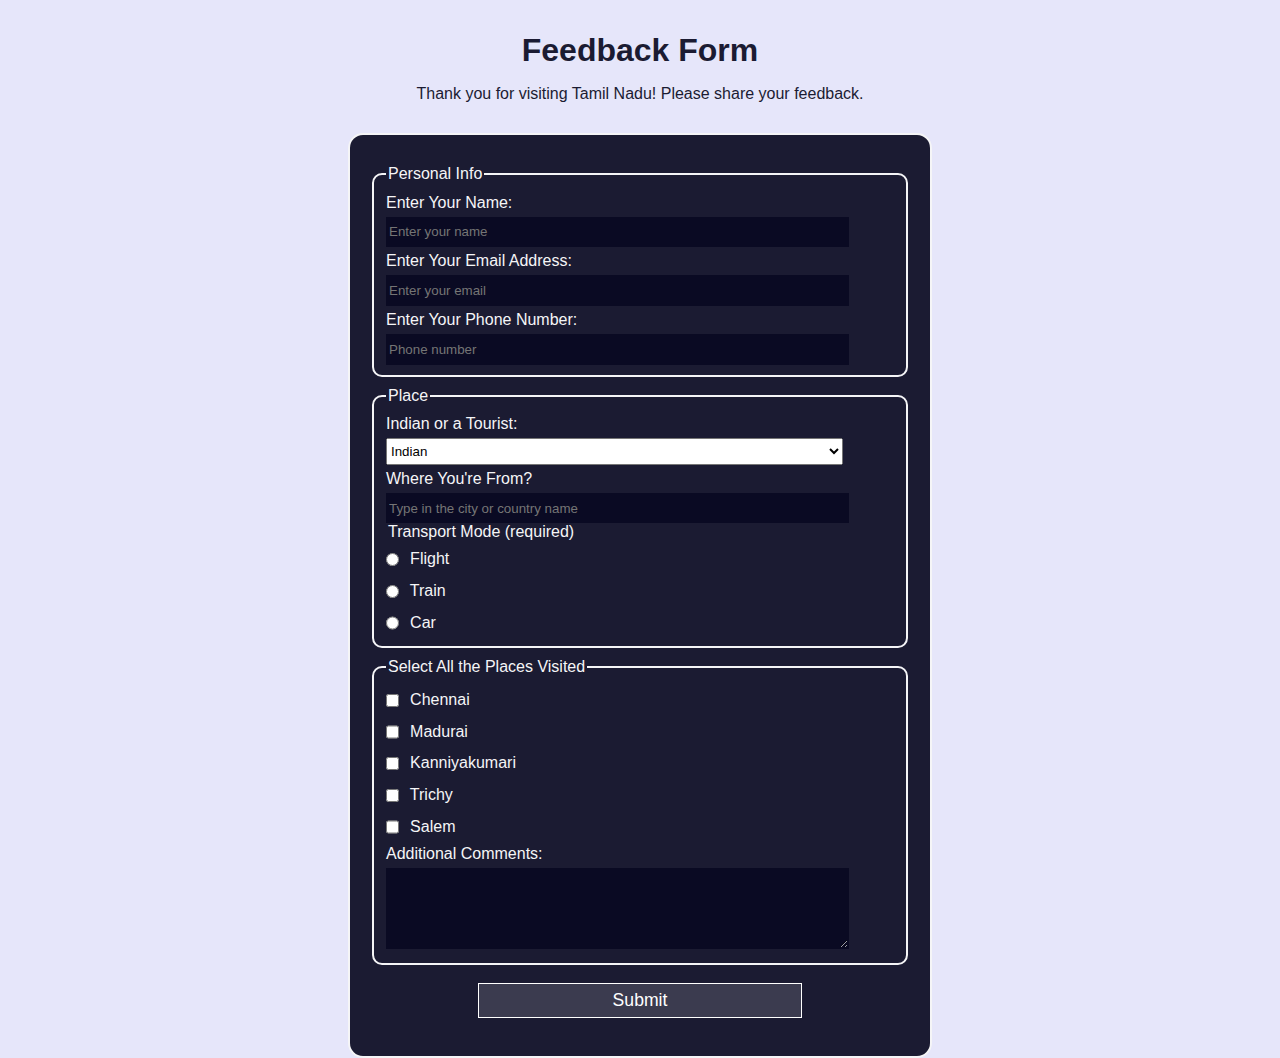
<file: HTML and CSS/Survey Form/index.html>
<!DOCTYPE html>
<html lang="en">
<head>
    <meta charset="UTF-8">
    <meta name="viewport" content="width=device-width, initial-scale=1.0">
    <link rel="stylesheet" href="styles.css">
    <title>Document</title>
</head>
<body>
    <h1 id="title">Feedback Form</h1>
    <p id="description">Thank you for visiting Tamil Nadu! Please share your feedback.</p>
    <form action="" id="survey-form">
        <fieldset>
            <legend>Personal Info</legend>
            <label for="name" id="name-label">Enter Your Name: 
                <input type="text" name="name" id="name" placeholder="Enter your name" required>
            </label>
            <label for="email" id="email-label"> Enter Your Email Address: 
                <input type="email" name="email" id="email" placeholder="Enter your email" required>
            </label>
            <label for="number" id="number-label">Enter Your Phone Number: 
                <input type="number" name="number" id="number" min="0" max="9999999999" pattern="^([+][9][1]|[9][1]|[0]){0,1}([7-9]{1})([0-9]{9})$" placeholder="Phone number">
            </label>
        </fieldset>
        <fieldset>
            <legend>Place</legend>
            <label for="dropdown">Indian or a Tourist: 
                <select name="is-indian" id="dropdown">
                    <option value="Indian">Indian</option>
                    <option value="Non-Indian">Tourist</option>
                </select>
            </label>
            <label for="city-from">Where You're From?
                <input type="text" name="city-from" id="city-from" placeholder="Type in the city or country name">
            </label>
            <legend>Transport Mode (required) </legend>
            <label for="flight">
                <input type="radio" class="inline" name="transport-mode" id="flight" value="Flight"> Flight
            </label>
            <label for="train">
                <input type="radio" class="inline" name="transport-mode" id="train" value="Train">
                Train
            </label>
            <label for="car">
                <input type="radio" class="inline" name="transport-mode" id="car" value="Car">
                Car
            </label>
        </fieldset>
        <fieldset>
            <legend>
              Select All the Places Visited
            </legend>
            <label for="chennai"> 
                <input type="checkbox" class="inline" name="places-visited" id="chennai" value="Chennai"> Chennai
            </label>
            <label for="madurai"> 
                <input type="checkbox" class="inline" name="places-visited" id="madurai" value="Madurai"> Madurai
            </label>
            <label for="kanniyakumari"> 
                <input type="checkbox" class="inline" name="places-visited" id="kanniyakumari" value="Kanniyakumari"> Kanniyakumari
            </label>
            <label for="trichy"> 
                <input type="checkbox" class="inline" name="places-visited" id="trichy" value="Trichy"> Trichy
            </label>
            <label for="salem"> 
                <input type="checkbox" class="inline" name="places-visited" id="salem" value="Salem"> Salem
            </label>
            <label for="comments">Additional Comments:
                <textarea name="comments" id="comments" cols="30" rows="5"></textarea>
            </label>
        </fieldset>
        <input type="submit" id="submit">
    </form>
</body>
</html>
</file>
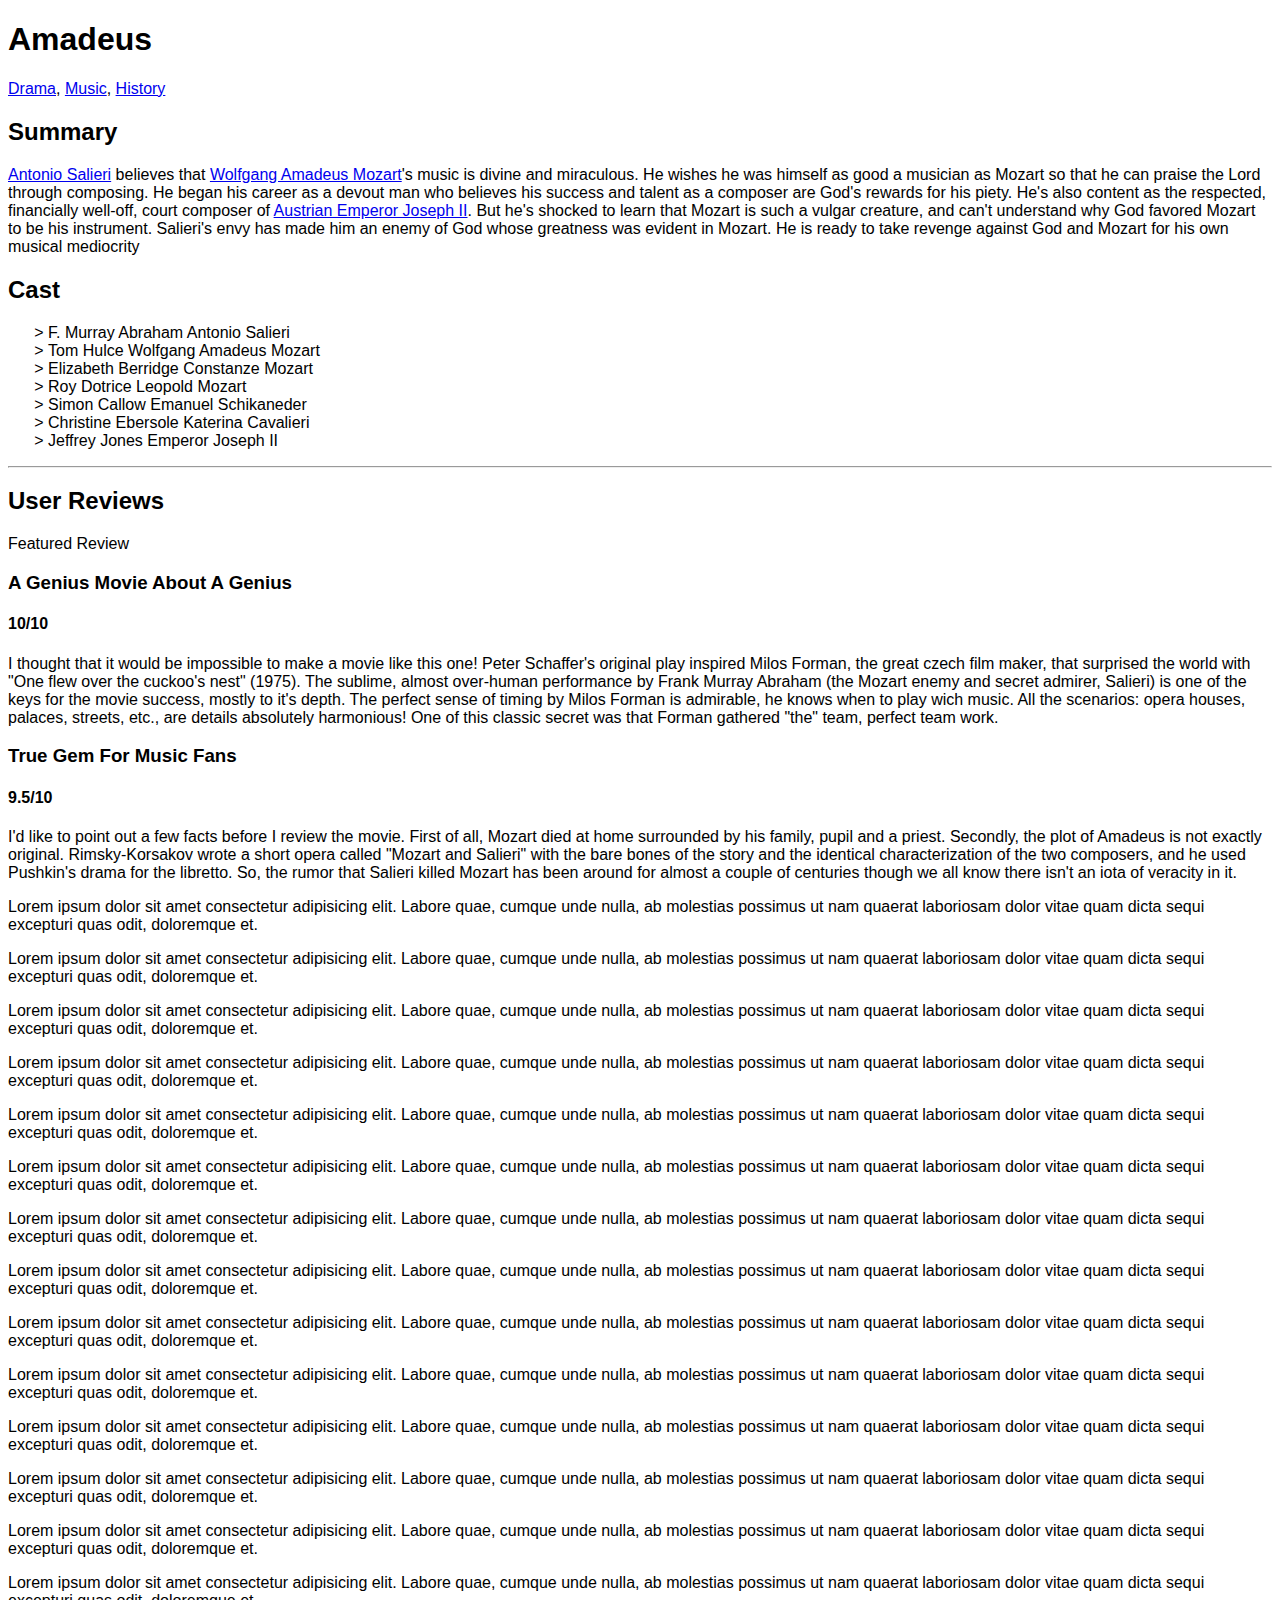
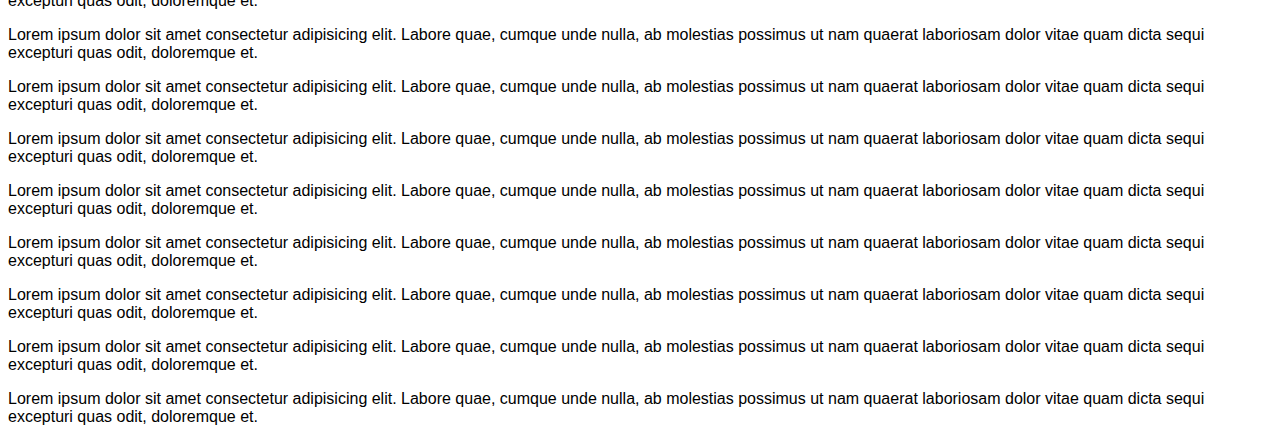
<file: HTML and CSS/untitled folder/index.html>
<!DOCTYPE html>
<html lang="en">

<head>
  <meta charset="UTF-8" />
  <meta http-equiv="X-UA-Compatible" content="IE=edge" />
  <meta name="viewport" content="width=device-width, initial-scale=1.0" />
  <link rel="stylesheet" href="app.css">
  <title>CSS Basics</title>
</head>

<body>
  <h1>Amadeus</h1>
  <div>
    <a href="/drama">Drama</a>, <a href="/music">Music</a>,
    <a href="/history">History</a>
  </div>
  <h2>Summary</h2>
  <p>
    <a href="https://en.wikipedia.org/wiki/Antonio_Salieri">Antonio Salieri</a>
    believes that
    <a href="https://en.wikipedia.org/wiki/Wolfgang_Amadeus_Mozart">Wolfgang Amadeus Mozart</a>'s music is divine and
    miraculous. He wishes he was himself as good a
    musician as Mozart so that he can praise the Lord through composing. He
    began his career as a devout man who believes his success and talent as a
    composer are God's rewards for his piety. He's also content as the
    respected, financially well-off, court composer of
    <a href="https://en.wikipedia.org/wiki/Joseph_II,_Holy_Roman_Emperor">Austrian Emperor Joseph II</a>. But he's
    shocked to learn that Mozart is such a vulgar creature, and
    can't understand why God favored Mozart to be his instrument. Salieri's
    envy has made him an enemy of God whose greatness was evident in Mozart.
    He is ready to take revenge against God and Mozart for his own musical
    mediocrity
  </p>
  <h2>Cast</h2>
  <ul class="cast">
    <li>F. Murray Abraham <span>Antonio Salieri</span></li>
    <li>Tom Hulce <span>Wolfgang Amadeus Mozart</span></li>
    <li>Elizabeth Berridge <span>Constanze Mozart</span></li>
    <li>Roy Dotrice <span>Leopold Mozart</span></li>
    <li>Simon Callow <span>Emanuel Schikaneder</span></li>
    <li>Christine Ebersole <span>Katerina Cavalieri</span></li>
    <li>Jeffrey Jones <span>Emperor Joseph II</span></li>
  </ul>
  <hr />
  <h2>User Reviews</h2>
  <div>
    <span>Featured Review</span>
    <h3>A Genius Movie About A Genius</h3>
    <h4>10/10</h4>
    <p>
      I thought that it would be impossible to make a movie like this one!
      Peter Schaffer's original play inspired Milos Forman, the great czech
      film maker, that surprised the world with "One flew over the cuckoo's
      nest" (1975). The sublime, almost over-human performance by Frank Murray
      Abraham (the Mozart enemy and secret admirer, Salieri) is one of the
      keys for the movie success, mostly to it's depth. The perfect sense of
      timing by Milos Forman is admirable, he knows when to play wich music.
      All the scenarios: opera houses, palaces, streets, etc., are details
      absolutely harmonious! One of this classic secret was that Forman
      gathered "the" team, perfect team work.
    </p>
  </div>
  <div>
    <h3>True Gem For Music Fans</h3>
    <h4>9.5/10</h4>
    <p>
      I'd like to point out a few facts before I review the movie. First of
      all, Mozart died at home surrounded by his family, pupil and a priest.
      Secondly, the plot of Amadeus is not exactly original. Rimsky-Korsakov
      wrote a short opera called "Mozart and Salieri" with the bare bones of
      the story and the identical characterization of the two composers, and
      he used Pushkin's drama for the libretto. So, the rumor that Salieri
      killed Mozart has been around for almost a couple of centuries though we
      all know there isn't an iota of veracity in it.
    </p>
    <p>Lorem ipsum dolor sit amet consectetur adipisicing elit. Labore quae, cumque unde nulla, ab molestias possimus ut
      nam quaerat laboriosam dolor vitae quam dicta sequi excepturi quas odit, doloremque et.</p>
    <p>Lorem ipsum dolor sit amet consectetur adipisicing elit. Labore quae, cumque unde nulla, ab molestias possimus ut
      nam quaerat laboriosam dolor vitae quam dicta sequi excepturi quas odit, doloremque et.</p>
    <p>Lorem ipsum dolor sit amet consectetur adipisicing elit. Labore quae, cumque unde nulla, ab molestias possimus ut
      nam quaerat laboriosam dolor vitae quam dicta sequi excepturi quas odit, doloremque et.</p>
    <p>Lorem ipsum dolor sit amet consectetur adipisicing elit. Labore quae, cumque unde nulla, ab molestias possimus ut
      nam quaerat laboriosam dolor vitae quam dicta sequi excepturi quas odit, doloremque et.</p>
    <p>Lorem ipsum dolor sit amet consectetur adipisicing elit. Labore quae, cumque unde nulla, ab molestias possimus ut
      nam quaerat laboriosam dolor vitae quam dicta sequi excepturi quas odit, doloremque et.</p>
    <p>Lorem ipsum dolor sit amet consectetur adipisicing elit. Labore quae, cumque unde nulla, ab molestias possimus ut
      nam quaerat laboriosam dolor vitae quam dicta sequi excepturi quas odit, doloremque et.</p>
    <p>Lorem ipsum dolor sit amet consectetur adipisicing elit. Labore quae, cumque unde nulla, ab molestias possimus ut
      nam quaerat laboriosam dolor vitae quam dicta sequi excepturi quas odit, doloremque et.</p>
    <p>Lorem ipsum dolor sit amet consectetur adipisicing elit. Labore quae, cumque unde nulla, ab molestias possimus ut
      nam quaerat laboriosam dolor vitae quam dicta sequi excepturi quas odit, doloremque et.</p>
    <p>Lorem ipsum dolor sit amet consectetur adipisicing elit. Labore quae, cumque unde nulla, ab molestias possimus ut
      nam quaerat laboriosam dolor vitae quam dicta sequi excepturi quas odit, doloremque et.</p>
    <p>Lorem ipsum dolor sit amet consectetur adipisicing elit. Labore quae, cumque unde nulla, ab molestias possimus ut
      nam quaerat laboriosam dolor vitae quam dicta sequi excepturi quas odit, doloremque et.</p>
    <p>Lorem ipsum dolor sit amet consectetur adipisicing elit. Labore quae, cumque unde nulla, ab molestias possimus ut
      nam quaerat laboriosam dolor vitae quam dicta sequi excepturi quas odit, doloremque et.</p>
    <p>Lorem ipsum dolor sit amet consectetur adipisicing elit. Labore quae, cumque unde nulla, ab molestias possimus ut
      nam quaerat laboriosam dolor vitae quam dicta sequi excepturi quas odit, doloremque et.</p>
    <p>Lorem ipsum dolor sit amet consectetur adipisicing elit. Labore quae, cumque unde nulla, ab molestias possimus ut
      nam quaerat laboriosam dolor vitae quam dicta sequi excepturi quas odit, doloremque et.</p>
    <p>Lorem ipsum dolor sit amet consectetur adipisicing elit. Labore quae, cumque unde nulla, ab molestias possimus ut
      nam quaerat laboriosam dolor vitae quam dicta sequi excepturi quas odit, doloremque et.</p>
    <p>Lorem ipsum dolor sit amet consectetur adipisicing elit. Labore quae, cumque unde nulla, ab molestias possimus ut
      nam quaerat laboriosam dolor vitae quam dicta sequi excepturi quas odit, doloremque et.</p>
    <p>Lorem ipsum dolor sit amet consectetur adipisicing elit. Labore quae, cumque unde nulla, ab molestias possimus ut
      nam quaerat laboriosam dolor vitae quam dicta sequi excepturi quas odit, doloremque et.</p>
    <p>Lorem ipsum dolor sit amet consectetur adipisicing elit. Labore quae, cumque unde nulla, ab molestias possimus ut
      nam quaerat laboriosam dolor vitae quam dicta sequi excepturi quas odit, doloremque et.</p>
    <p>Lorem ipsum dolor sit amet consectetur adipisicing elit. Labore quae, cumque unde nulla, ab molestias possimus ut
      nam quaerat laboriosam dolor vitae quam dicta sequi excepturi quas odit, doloremque et.</p>
    <p>Lorem ipsum dolor sit amet consectetur adipisicing elit. Labore quae, cumque unde nulla, ab molestias possimus ut
      nam quaerat laboriosam dolor vitae quam dicta sequi excepturi quas odit, doloremque et.</p>
    <p>Lorem ipsum dolor sit amet consectetur adipisicing elit. Labore quae, cumque unde nulla, ab molestias possimus ut
      nam quaerat laboriosam dolor vitae quam dicta sequi excepturi quas odit, doloremque et.</p>
    <p>Lorem ipsum dolor sit amet consectetur adipisicing elit. Labore quae, cumque unde nulla, ab molestias possimus ut
      nam quaerat laboriosam dolor vitae quam dicta sequi excepturi quas odit, doloremque et.</p>
    <p>Lorem ipsum dolor sit amet consectetur adipisicing elit. Labore quae, cumque unde nulla, ab molestias possimus ut
      nam quaerat laboriosam dolor vitae quam dicta sequi excepturi quas odit, doloremque et.</p>
  </div>
</body>

</html>
</file>
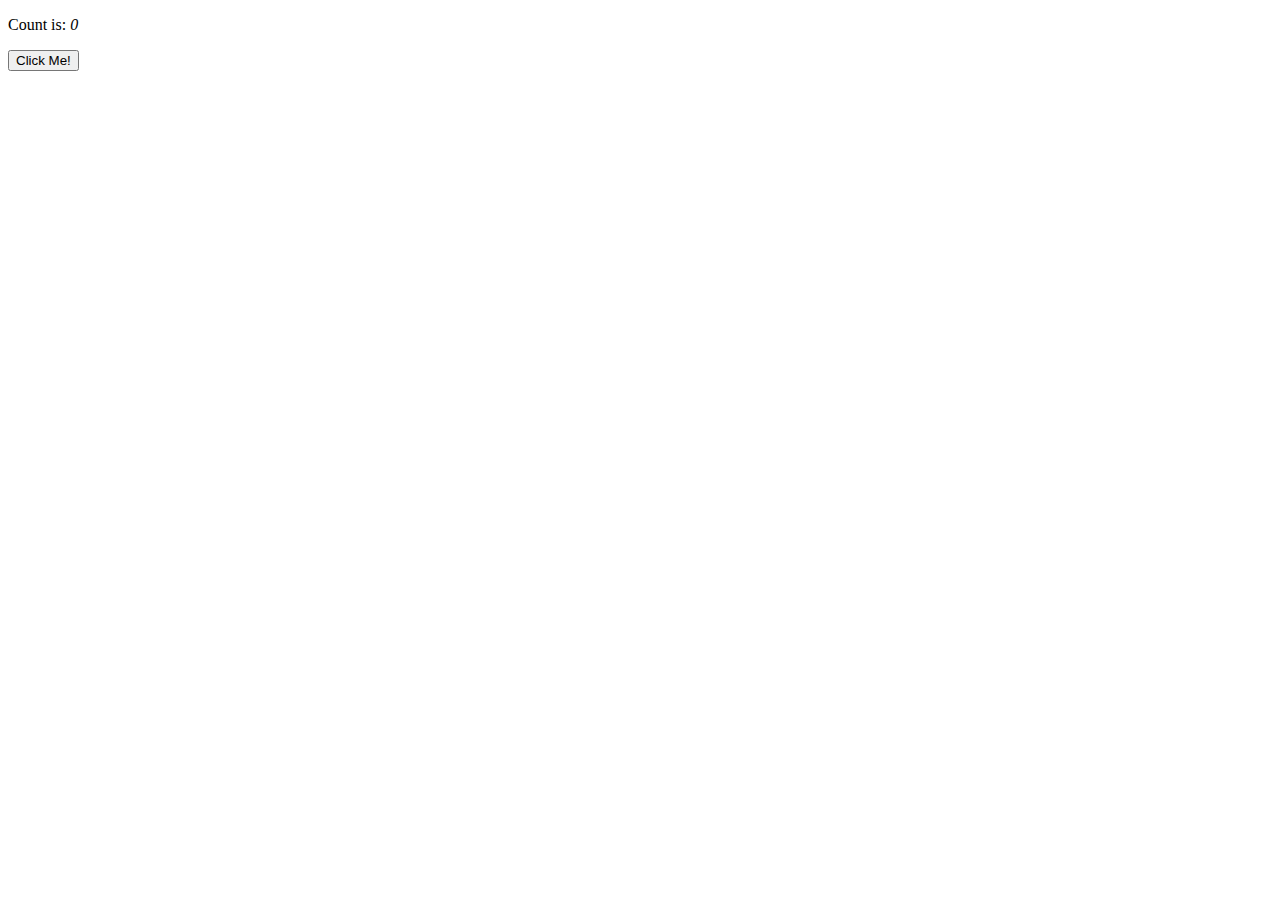
<file: Pythonic Adventure/js and react/index.html>
<!DOCTYPE html>
<html lang="en">
<head>
    <meta charset="UTF-8">
    <meta name="viewport" content="width=device-width, initial-scale=1.0">
    <title>Document</title>
</head>
<body>
    <p>Count is: <em id="count">0</em></p>
    <button onclick=setCounter()>Click Me!</button>
    <script src="app.js"></script>
</body>
</html>
</file>
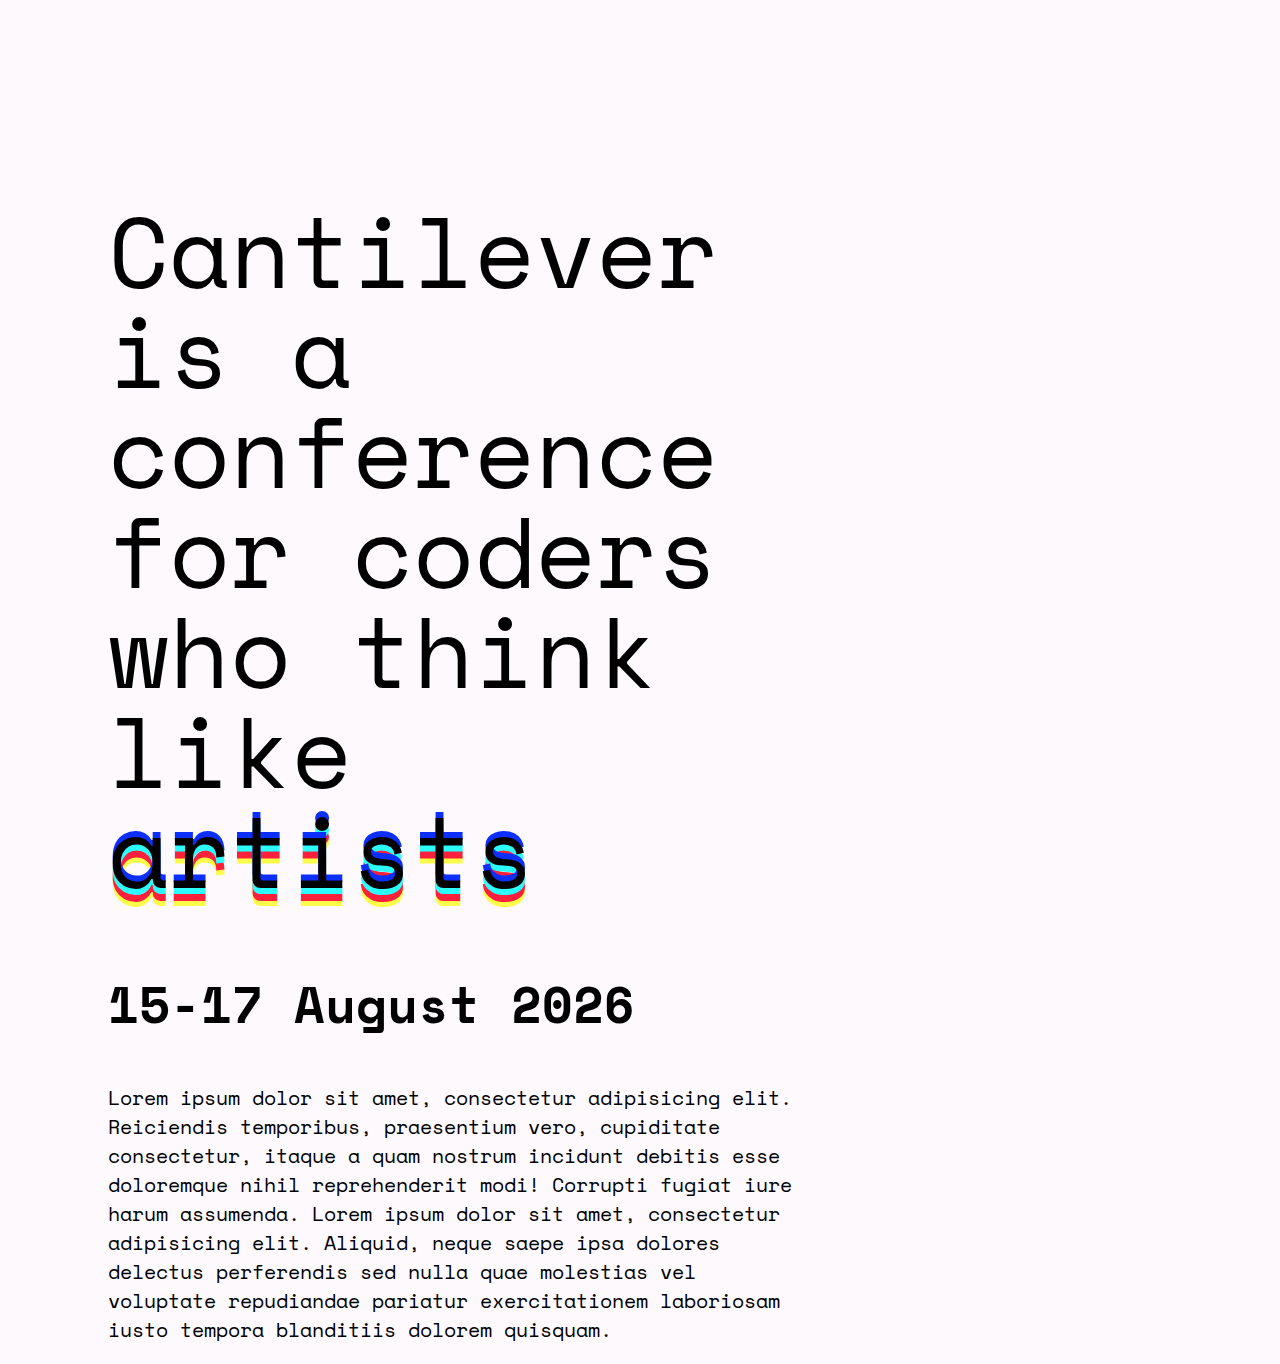
<file: HTML and CSS/untitled folder/Cantilever/index.html>
<!DOCTYPE html>
<html lang="en">
<head>
    <meta charset="UTF-8">
    <meta name="viewport" content="width=device-width, initial-scale=1.0">
    <link rel="stylesheet" href="app.css">
    <title>Cantilever</title>
</head>
<body>
    <div>
        <h1>Cantilever is a conference for coders who think like <span>artists</span></h1>
        <h2>15-17 August 2026</h2>
        <p>Lorem ipsum dolor sit amet, consectetur adipisicing elit. Reiciendis temporibus, praesentium vero, cupiditate consectetur, itaque a quam nostrum incidunt debitis esse doloremque nihil reprehenderit modi! Corrupti fugiat iure harum assumenda. Lorem ipsum dolor sit amet, consectetur adipisicing elit. Aliquid, neque saepe ipsa dolores delectus perferendis sed nulla quae molestias vel voluptate repudiandae pariatur exercitationem laboriosam iusto tempora blanditiis dolorem quisquam.</p>
    </div>
</body>
</html>
</file>
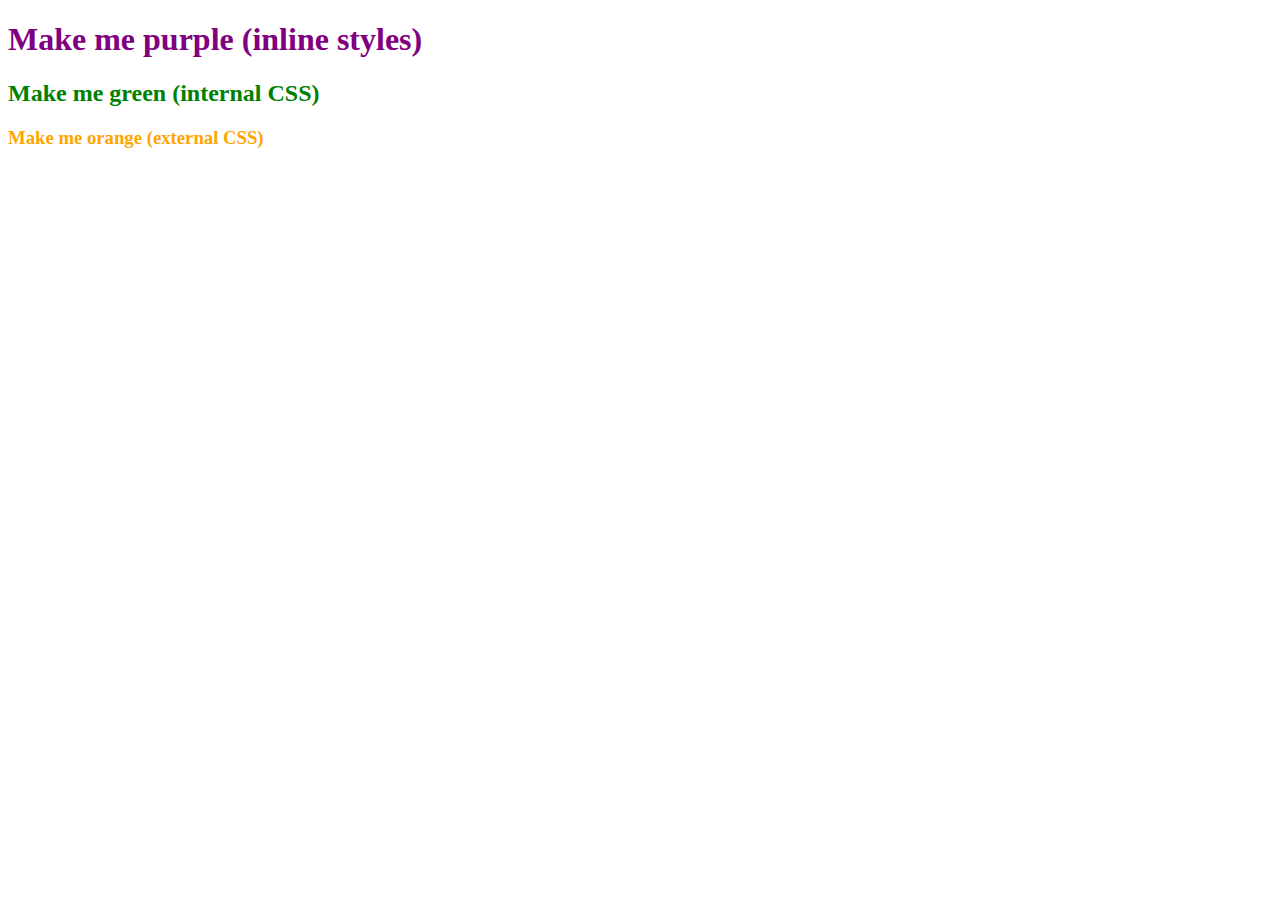
<file: HTML and CSS/untitled folder/CSS Basics Exercise/index.html>
<!DOCTYPE html>
<html lang="en">
<head>
    <meta charset="UTF-8">
    <meta name="viewport" content="width=device-width, initial-scale=1.0">
    <link rel="stylesheet" href="styles.css">
    <title>Basics Exercise</title>
    <style>
        h2 {
            color: green;
        }
    </style>
</head>
<body>
    <h1 style="color:purple">Make me purple (inline styles)</h1>
    <h2>Make me green (internal CSS)</h2>
    <h3>Make me orange (external CSS)</h3>
</body>
</html>
</file>
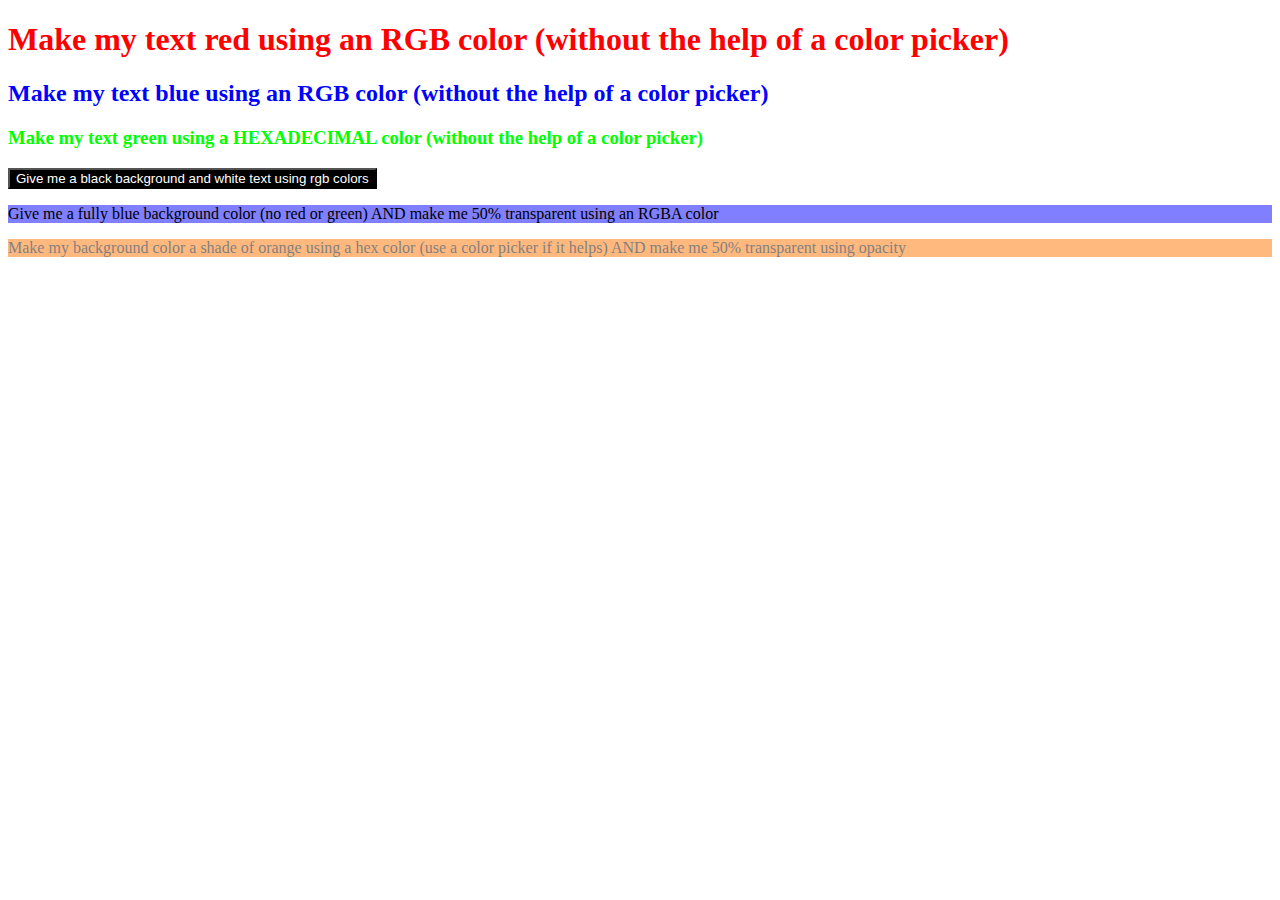
<file: HTML and CSS/untitled folder/CSS Colors Exercise/index.html>
<!DOCTYPE html>
<html lang="en">
<head>
    <meta charset="UTF-8">
    <meta name="viewport" content="width=device-width, initial-scale=1.0">
    <link rel="stylesheet" href="styles.css">
    <title>CSS Colors Exercise</title>
</head>
<body>
    <h1>Make my text red using an RGB color (without the help of a color picker)</h1>
    <h2>Make my text blue using an RGB color (without the help of a color picker)</h2>
    <h3>Make my text green using a HEXADECIMAL color (without the help of a color picker)</h3>

    <button>Give me a black background and white text using rgb colors</button>

    <p>Give me a fully blue background color (no red or green) AND make me 50% transparent using an RGBA color</p>

    <div>Make my background color a shade of orange using a hex color (use a color picker if it helps) AND make me 50% transparent using opacity</div>


</body>
</html>
</file>
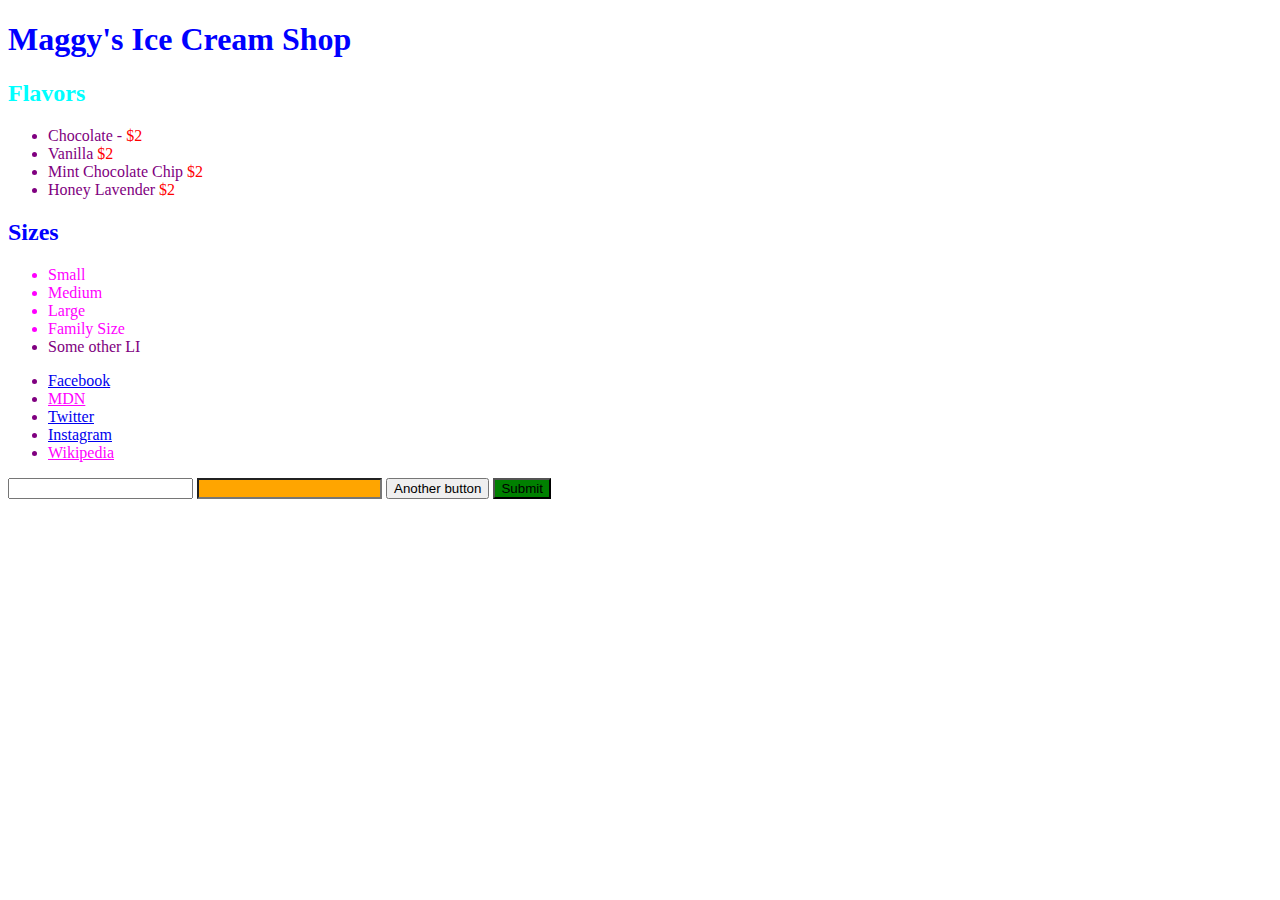
<file: HTML and CSS/untitled folder/CSS Selectors Exercise/index.html>
<!DOCTYPE html>
<html lang="en">
<head>
    <meta charset="UTF-8">
    <meta name="viewport" content="width=device-width, initial-scale=1.0">
    <link rel="stylesheet" href="app.css">
    <title>CSS Selectors</title>
</head>
<body>
    <h1 class="bright">Maggy's Ice Cream Shop</h1>

    <h2 class="bright">Flavors</h2>

    <ul id="flavors">
  <li>Chocolate - <span>$2</span></li>
  <li>Vanilla <span>$2</span></li>
  <li>Mint Chocolate Chip <span>$2</span></li>
  <li>Honey Lavender <span>$2</span></li>
    </ul>

    <h2>Sizes</h2>

    <ul>
  <li class="size">Small</li>
  <li class="size">Medium</li>
  <li class="size">Large</li>
  <li class="size">Family Size</li>
  <li>Some other LI </li>
    </ul>

    <ul class="socials">
  <li><a href="http://www.facebook.com">Facebook</a>
  <li><a href="http://developer.mozilla.org">MDN</a></li>
  <li><a href="http://www.twitter.com">Twitter</a></li>
  <li><a href="http://www.instagram.com">Instagram</a></li>
  <li><a href="http://www.wikipedia.org">Wikipedia</a></li>
    </ul>

    <form action="">
  <input type="text">
  <input type="email">
  <button>Another button</button>
  <button id="submit">Submit</button>
    </form>
    
</body>
</html>
</file>
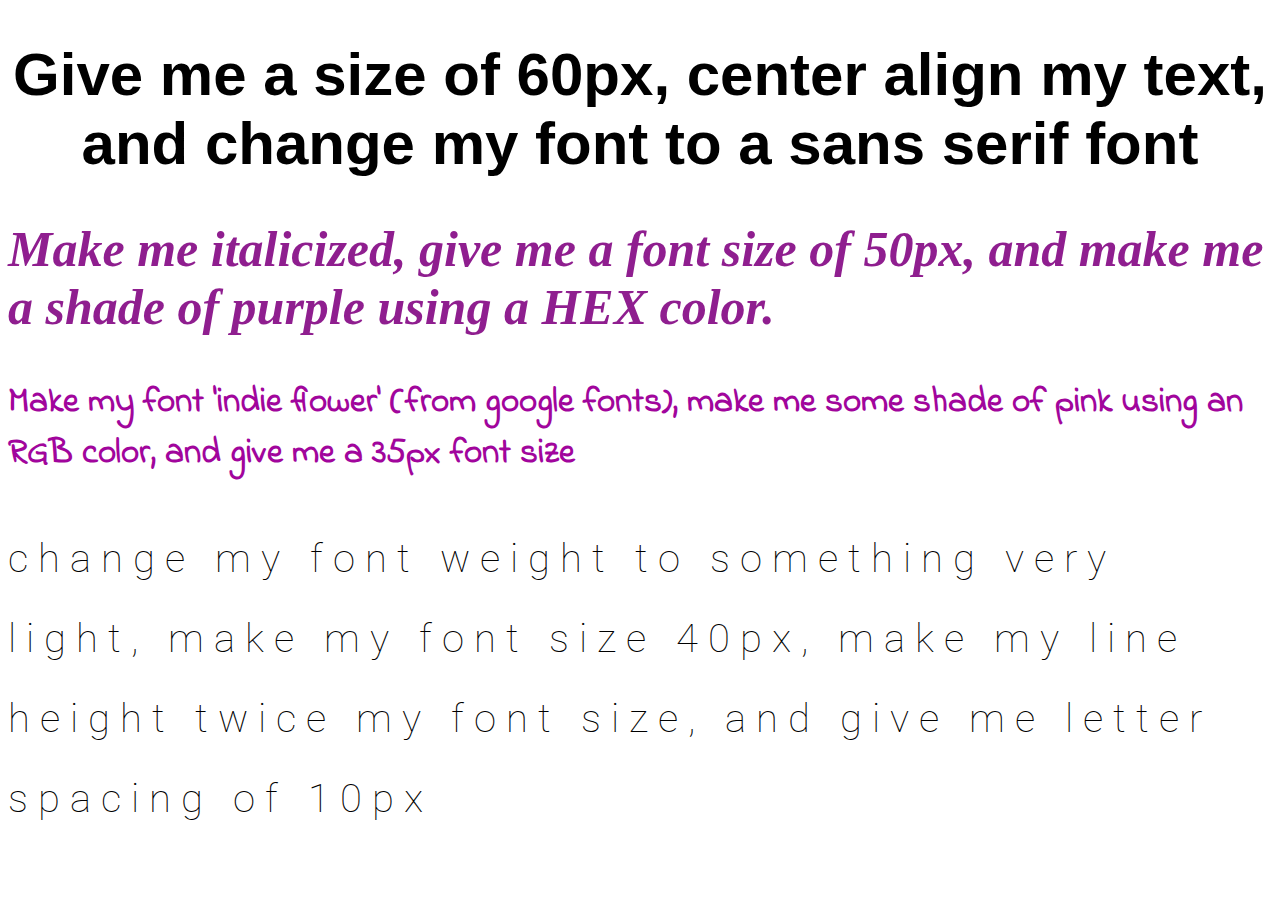
<file: HTML and CSS/untitled folder/CSS Styling Exercise/index.html>
<!DOCTYPE html>
<html lang="en">
<head>
    <meta charset="UTF-8">
    <meta name="viewport" content="width=device-width, initial-scale=1.0">
    <link rel="stylesheet" href="app.css">
    <title>Document</title>
</head>
<body>
    <h1>Give me a size of 60px, center align my text, and change my font to a sans serif font </h1>

    <h2>
    Make me italicized, give me a font size of 50px, and make me a shade of purple using a HEX color.
    </h2>

    <h3>Make my font 'indie flower' (from google fonts), make me some shade of pink using an RGB color, and give me a 35px font size</h3>

    <p>change my font weight to something very light, make my font size 40px, make my line height twice my font size, and give me letter spacing of 10px</p>

</body>
</html>
</file>
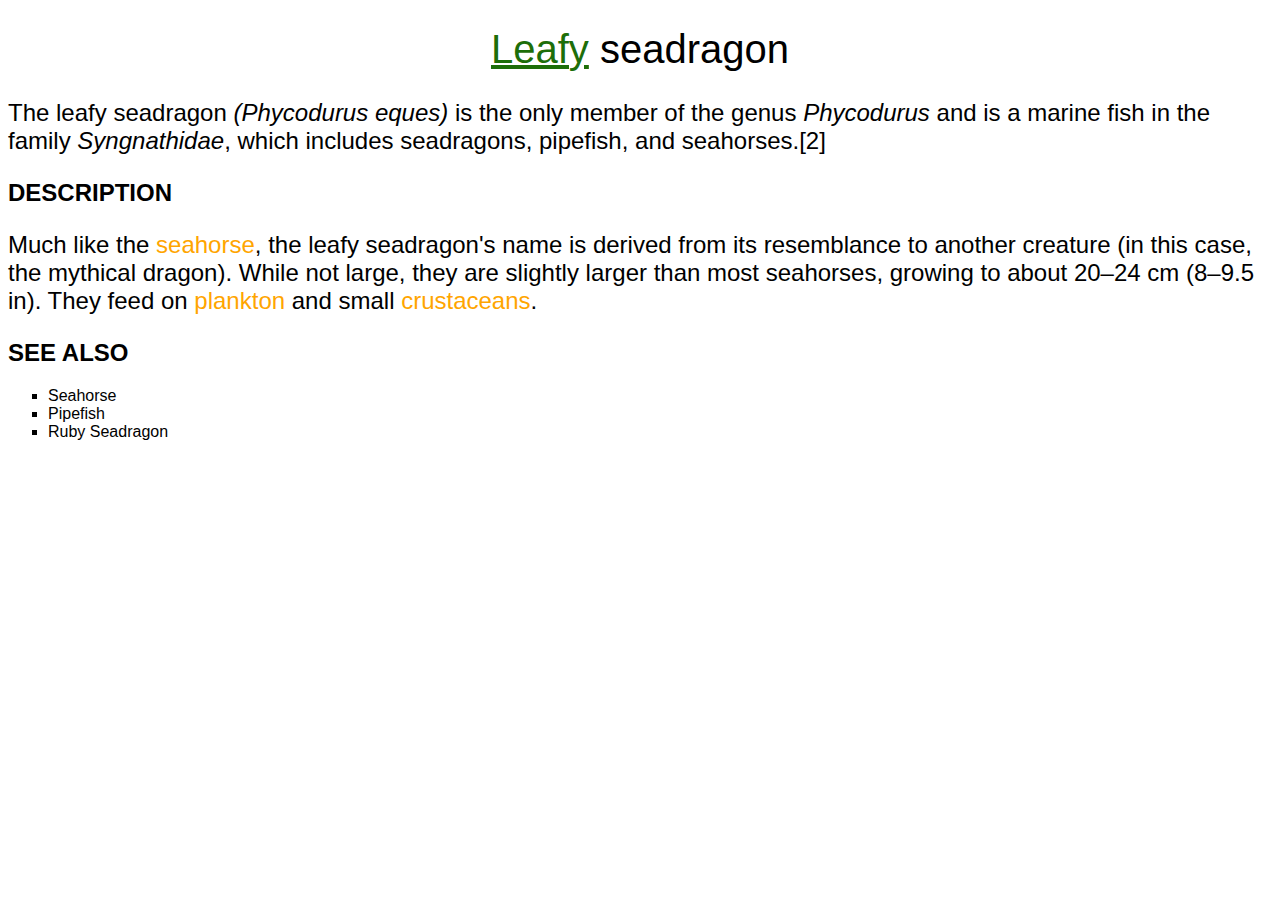
<file: HTML and CSS/untitled folder/CSS Text Exercise/index.html>
<!DOCTYPE html>
<html lang="en">
<head>
    <meta charset="UTF-8">
    <meta name="viewport" content="width=device-width, initial-scale=1.0">
    <link rel="stylesheet" href="app.css">
    <title>CSS Text Exercise</title>
</head>
<body>
    <h1><span id="leafy">Leafy</span> seadragon</h1>

    <p>The leafy seadragon <span class="latin">(Phycodurus eques)</span> is the only member of the genus <span class="latin">Phycodurus</span> and is a marine fish in the family <span class="latin">Syngnathidae</span>, which includes seadragons, pipefish, and seahorses.[2]</p>

    <h2>Description</h2>
    <p>Much like the <a href="https://en.wikipedia.org/wiki/Seahorse">seahorse</a>, the leafy seadragon's name is derived from its resemblance to another creature (in this case, the mythical dragon). While not large, they are slightly larger than most seahorses, growing to about 20–24 cm (8–9.5 in). They feed on <a href="https://en.wikipedia.org/wiki/Plankton">plankton</a> and small <a href="https://en.wikipedia.org/wiki/Crustacean">crustaceans</a>.</p>

    <h2>See Also</h2>
    <ul>
        <li>Seahorse</li>
        <li>Pipefish</li>
        <li>Ruby Seadragon</li>
  
    </ul>
</body>
</html>
</file>
<file: HTML and CSS/Survey Form/styles.css>
body {
    width: 100%;
    height: 100vh;
    margin: 0;
    font-family: sans-serif;
    background-color: lavender;
    color: #f5f5f7;
}

h1, p {
    margin: 1em auto;
    text-align: center;
    color: #1b1b32;
}

h1 {
    margin-bottom: 10px;
}

p {
    margin-bottom: 30px;
}

form {
    width: 60vh;
    max-width: 600px;
    min-width: 300px;
    margin: 0 auto;
    background-color: #1b1b32;
    padding: 20px;
    border: 2px solid;
    border-radius: 15px;
}

label {
    display: block;
    margin-top: 5px;
}

input, textarea, select {
    margin: 5px 0 0 0;
    width: 90%;
    min-height: 2em;
}

.inline {
    width: unset;
    margin: 0 0.5em 0 0;
    vertical-align: middle;
    display: inline;
}

fieldset {
    margin-top: 10px;
    border: 2px solid;
    border-radius: 10px;
}

input, textarea {
    background-color: #0a0a23;
    border: 1px solid #0a0a23;
    color: #ffffff;
  }

  input[type="submit"] {
    display: block;
    width: 60%;
    margin: 1em auto;
    height: 2em;
    font-size: 1.1rem;
    background-color: #3b3b4f;
    border-color: white;
    min-width: 300px;
  }
</file>
<file: HTML and CSS/untitled folder/app.css>
body {
    font-family: sans-serif;
}

.cast {
    list-style-type: "> ";
}
</file>
<file: HTML and CSS/untitled folder/Cantilever/app.css>
@import url('https://fonts.googleapis.com/css2?family=Space+Mono:ital,wght@0,400;0,700;1,400;1,700&display=swap');

body {
    font-family: "Space Mono", monospace;
    background-color: #fdf9fd;
}

h1 {
    font-size: 100px;
    line-height: 1;
    font-weight: 400;
}

h2 {
    font-size: 50px;
}

p {
    font-size: 20px;
}

div {
    width: 55%;
    margin-left: 100px;
    margin-top: 200px;
}

span {
    text-shadow: 0 -6.35px #0c2ffb, 0 6.35px #2cfcfd, 0 12.70px #fb203b, 0 18px #fefc4b;
}
</file>
<file: HTML and CSS/untitled folder/CSS Basics Exercise/styles.css>
h3 {
    color: orange;
}
/*  */
</file>
<file: HTML and CSS/untitled folder/CSS Colors Exercise/styles.css>
h1 {
    color: rgb(255, 0, 0);
}

h2 {
    color: rgb(0, 0, 255);
}

h3 {
    color: #00FF00;
}

button {
    background-color: rgb(0, 0, 0);
    color: rgb(255, 255, 255);
}

p {
    background-color: rgba(0, 0, 255, 0.5);
}

div {
    background-color: #ff7300;
    opacity: 0.5;
}
</file>
<file: HTML and CSS/untitled folder/CSS Selectors Exercise/app.css>
/* Make all li elements purple */

li {
    color: purple;
}

/* Make all h1s and h2s blue (with one rule) */

h1, h2 {
    color: blue;
}

/* Give the element with the id of 'submit' a green background color */

#submit {
    background-color: green;
}

/* Make the spans inside the element with the id of 'flavors' red*/

#flavors span {
    color: red;
}

/* Give the elements with the class 'size' a text color of magenta*/

.size {
    color: magenta;
}

/*  Select the email input (and ONLY the email input) and give it an orange background color*/

input[type="email"] {
    background-color: orange;
}

/* Select all links that have an href ending in '.org' and make them magenta*/

a[href$=".org"] {
    color: magenta;
}

/* Select the h2 with the class of 'bright' (be careful, other elements have the same class!) and give it a color of cyan */

h2.bright {
    color: cyan;
}
</file>
<file: HTML and CSS/untitled folder/CSS Styling Exercise/app.css>
@import url('https://fonts.googleapis.com/css2?family=Indie+Flower&display=swap');
@import url('https://fonts.googleapis.com/css2?family=Indie+Flower&family=Roboto:ital,wght@0,100;0,300;0,400;0,500;0,700;0,900;1,100;1,300;1,400;1,500;1,700;1,900&display=swap');

h1 {
    font-family: sans-serif;
    font-size: 60px;
    text-align: center;
}

h2 {
    font-style: italic;
    font-size: 50px;
    color: #800080e1;
}

h3 {
    font-family: "Indie Flower";
    font-size: 35px;
    color: rgb(161, 5, 156);
}

p {
    font-family: Roboto;
    font-weight: 100;
    font-size: 40px;
    line-height: 2;
    letter-spacing: 10px;
}
</file>
<file: HTML and CSS/untitled folder/CSS Text Exercise/app.css>
/* Give everything in the body a sans-serif font */

body {
    font-family: sans-serif;
}


/* Make the h1 center aligned.  Make it not bold (a lighter weight) and give it a font size of 40px */


h1 {
    text-align: center;
    font-weight: 100;
    font-size: 40px;
}


/* Give the paragraphs a font size of 24px */

p {
    font-size: 24px;
}

/*  Select the element with the id of 'leafy' and make it have a color of #1d6e09 and give it a #1d6e09 underline*/

#leafy {
    color: #1d6e09;
    text-decoration: underline;
    text-decoration-color: #1d6e09;
}

/* Select the elements with the class of 'latin' and make them italicized*/

.latin {
    font-style: italic;
}

/* Select all h2s and make them uppercase (using css) */

h2 {
    text-transform: uppercase;
}

/*  Select all links and remove their underline and make them have a color of orange*/

a {
    text-decoration: none;
    color: orange;
}

/* Write styles so that links turn red and have a red underline when hovered over*/

a:hover {
    color: red;
    text-decoration: underline;
    text-decoration-color: red;
}

/*  Make the unordered list use squares for their bullet point marker*/

ul {
    list-style-type: square;
}
</file>
